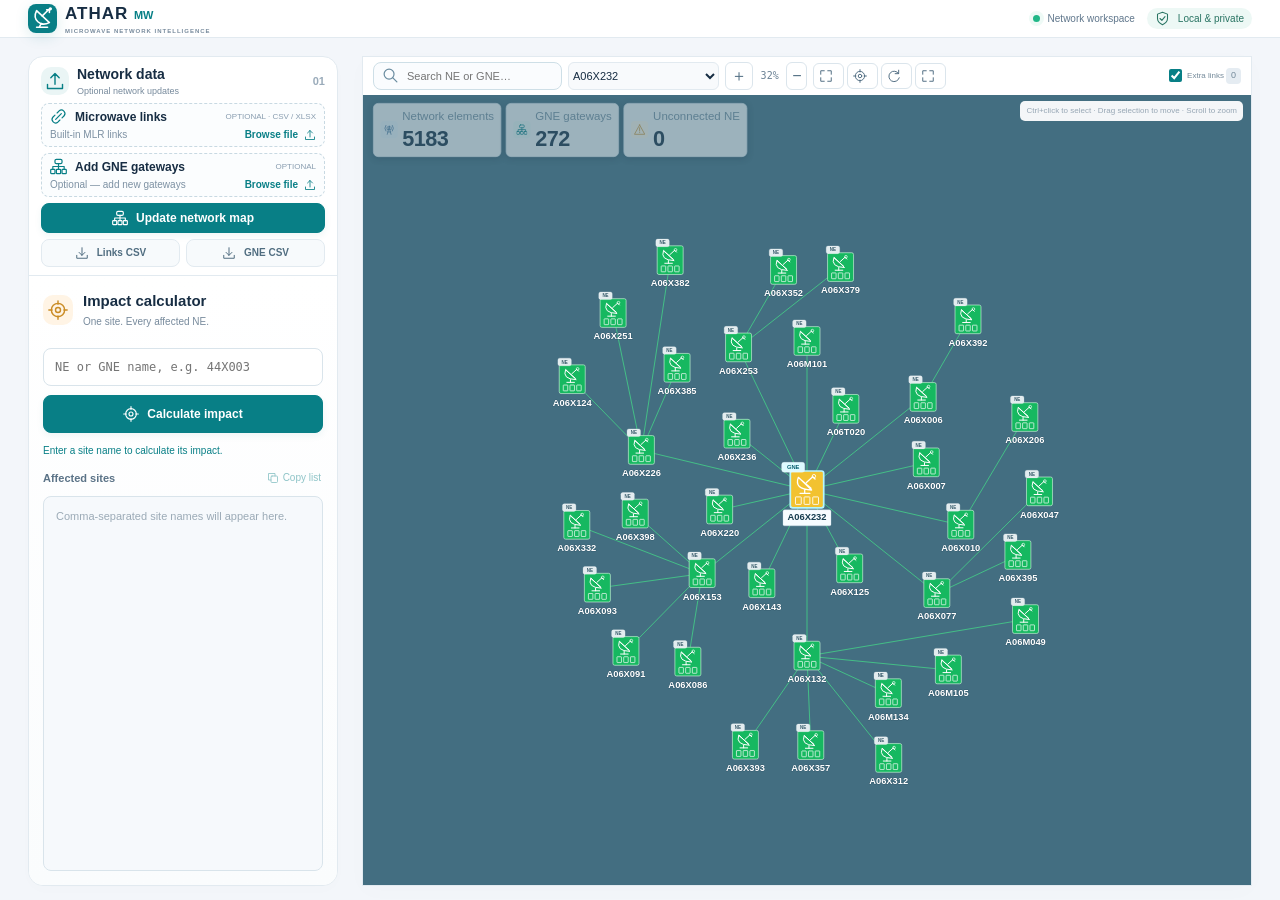
<file: index.html>
<!doctype html>
<html lang="en" dir="ltr">
<head><meta charset="utf-8"><meta name="viewport" content="width=device-width,initial-scale=1"><title>Athar MW | Network topology & impact</title><link rel="stylesheet" href="style.css"></head>
<body>
<svg class="icon-library" xmlns="http://www.w3.org/2000/svg" aria-hidden="true"><defs>
<symbol id="i-dish" viewBox="0 0 24 24"><path d="M5 4c-5 10 4 18 14 13L5 4Z M11 10l7-7m-2 0h3v3M10 18l-2 4m-3 0h12"/><circle cx="20" cy="2" r="1"/></symbol>
<symbol id="i-tower" viewBox="0 0 24 24"><path d="m8 22 4-16 4 16M9 17h6M10 12h4M5 3a10 10 0 0 0 0 12M19 3a10 10 0 0 1 0 12M8 6a6 6 0 0 0 0 6M16 6a6 6 0 0 1 0 6"/><circle cx="12" cy="5" r="1"/></symbol>
<symbol id="i-link" viewBox="0 0 24 24"><path d="m10 7 3-3a5 5 0 0 1 7 7l-3 3M14 17l-3 3a5 5 0 0 1-7-7l3-3m1 6 8-8"/></symbol>
<symbol id="i-gateway" viewBox="0 0 24 24"><rect x="7" y="2" width="10" height="6" rx="2"/><rect x="1" y="16" width="6" height="6" rx="1"/><rect x="9" y="16" width="6" height="6" rx="1"/><rect x="17" y="16" width="6" height="6" rx="1"/><path d="M12 8v8M4 16v-4h16v4"/></symbol>
<symbol id="i-upload" viewBox="0 0 24 24"><path d="M12 16V3m-5 5 5-5 5 5M3 16v5h18v-5"/></symbol>
<symbol id="i-download" viewBox="0 0 24 24"><path d="M12 3v13m-5-5 5 5 5-5M3 16v5h18v-5"/></symbol>
<symbol id="i-search" viewBox="0 0 24 24"><circle cx="10" cy="10" r="7"/><path d="m15 15 6 6"/></symbol>
<symbol id="i-target" viewBox="0 0 24 24"><circle cx="12" cy="12" r="8"/><circle cx="12" cy="12" r="3"/><path d="M12 1v4m0 14v4M1 12h4m14 0h4"/></symbol>
<symbol id="i-shield" viewBox="0 0 24 24"><path d="m12 2 8 3v7c0 6-8 10-8 10S4 18 4 12V5l8-3Z m-4 10 3 3 5-6"/></symbol>
<symbol id="i-copy" viewBox="0 0 24 24"><rect x="8" y="8" width="13" height="13" rx="2"/><path d="M16 8V3H3v13h5"/></symbol>
<symbol id="i-expand" viewBox="0 0 24 24"><path d="M3 9V3h6m6 0h6v6M3 15v6h6m6 0h6v-6"/></symbol>
<symbol id="i-refresh" viewBox="0 0 24 24"><path d="M20 8a9 9 0 1 0 1 7M20 2v6h-6"/></symbol>
<symbol id="i-alert" viewBox="0 0 24 24"><path d="m12 2 11 20H1L12 2Zm0 6v6m0 3v1"/></symbol>
</defs></svg>
<header class="topbar"><div class="brand"><span class="brand-mark"><svg class="icon"><use href="#i-dish"/></svg></span><div>ATHAR <span>MW</span><small>MICROWAVE NETWORK INTELLIGENCE</small></div></div><div class="header-tags"><span class="workspace-tag"><span class="live-dot"></span>Network workspace</span><span class="privacy-tag"><svg class="icon"><use href="#i-shield"/></svg>Local & private</span></div></header>
<main>
<section class="workspace"><aside>
<section class="import-panel"><div class="section-title"><span class="section-icon"><svg class="icon"><use href="#i-upload"/></svg></span><div><h2>Network data</h2><p>Optional network updates</p></div><span class="step-tag">01</span></div>
<label class="upload"><span class="upload-top"><svg class="icon"><use href="#i-link"/></svg><strong>Microwave links</strong><span class="file-type">OPTIONAL · CSV / XLSX</span></span><small id="linksName">Built-in MLR links</small><span class="browse">Browse file <svg class="icon"><use href="#i-upload"/></svg></span><input id="links" type="file" accept=".csv,.txt,.xlsx" aria-label="Upload microwave links"></label>

<label class="upload"><span class="upload-top"><svg class="icon"><use href="#i-gateway"/></svg><strong>Add GNE gateways</strong><span class="file-type">OPTIONAL</span></span><small id="gatesName">Optional — add new gateways</small><span class="browse">Browse file <svg class="icon"><use href="#i-upload"/></svg></span><input id="gates" type="file" accept=".csv,.txt,.xlsx" aria-label="Add GNE gateways (optional)"></label>

<div id="status" hidden role="status" aria-live="polite">Upload your links file to build your network. 272 GNE gateways are already included.</div><button id="load" class="primary"><svg class="icon"><use href="#i-gateway"/></svg>Update network map</button>
<div class="exports"><span class="subheading">CLEANED DATA</span><div class="export-buttons"><button id="downloadLinks" class="secondary" disabled><svg class="icon"><use href="#i-download"/></svg>Links CSV</button><button id="downloadGates" class="secondary" disabled><svg class="icon"><use href="#i-download"/></svg>GNE CSV</button></div></div></section>
<section class="impact-panel"><div class="section-title"><span class="section-icon amber"><svg class="icon"><use href="#i-target"/></svg></span><div><h2>Impact calculator</h2><p>One site. Every affected NE.</p></div></div><form id="impactForm"><input id="impactSite" aria-label="NE or GNE name" placeholder="NE or GNE name, e.g. 44X003" autocomplete="off" disabled><button id="calculateImpact" class="primary" disabled><svg class="icon"><use href="#i-target"/></svg>Calculate impact</button></form><p id="impactSummary" role="status" aria-live="polite">Import your files to get started.</p><div class="result-heading"><label for="impactResult">Affected sites</label><button id="copyImpact" class="text-button" disabled><svg class="icon"><use href="#i-copy"/></svg><span id="copyLabel">Copy list</span></button></div><textarea id="impactResult" readonly rows="7" spellcheck="false" placeholder="Comma-separated site names will appear here."></textarea></section>
</aside><div class="content">

<section class="map-panel" id="mapPanel"><div class="map-heading compact-heading"><svg class="icon"><use href="#i-gateway"/></svg><div class="search-input"><svg class="icon"><use href="#i-search"/></svg><input id="search" type="search" list="siteNames" placeholder="Search NE or GNE…" aria-label="Search NE or GNE" autocomplete="off" disabled></div><datalist id="siteNames"></datalist><select id="gneSelect" aria-label="Displayed gateway" disabled><option value="">Select GNE…</option></select><div class="map-toolbar" role="group" aria-label="Map controls"><div class="zoom-controls"><button id="zoomIn" disabled aria-label="Zoom in">＋</button><output id="zoomLabel" aria-live="polite">100%</output><button id="zoomOut" disabled aria-label="Zoom out">−</button></div><button id="fitMap" title="Fit map" aria-label="Fit map" disabled><svg class="icon"><use href="#i-expand"/></svg>Fit map</button><button id="centerMap" title="GNE at 100%" aria-label="GNE at 100%" disabled><svg class="icon"><use href="#i-target"/></svg>GNE · 100%</button><button id="resetLayout" title="Auto arrange" aria-label="Auto arrange" disabled><svg class="icon"><use href="#i-refresh"/></svg>Auto arrange</button><button id="fullscreen" title="Full screen" aria-label="Full screen" disabled><svg class="icon"><use href="#i-expand"/></svg><span id="fullscreenLabel">Full screen</span></button><label class="extra-toggle"><input id="extraLinks" type="checkbox" checked disabled>Extra links <span id="extraCount">0</span></label></div><p class="sr-only" id="searchStatus" role="status" aria-live="polite">Search any NE or GNE.</p></div><p id="viewSummary" class="sr-only" aria-live="polite"></p>

<div class="map-stage"><div class="canvas-bar"><span class="canvas-hint">Ctrl+click to select · Drag selection to move · Scroll to zoom</span></div><div class="stats" tabindex="0" aria-label="Network statistics"><div><span class="stat-icon"><svg class="icon"><use href="#i-tower"/></svg></span><div><span>Network elements</span><b id="nodesCount">0</b></div><small>NE in your network</small></div><div><span class="stat-icon teal"><svg class="icon"><use href="#i-gateway"/></svg></span><div><span>GNE gateways</span><b id="gatesCount">0</b></div><small>One gateway per NE</small></div><div><span class="stat-icon amber"><svg class="icon"><use href="#i-alert"/></svg></span><div><span>Unconnected NE</span><b id="offlineCount">0</b></div><small>No assigned GNE route</small></div></div><div id="map" class="map"><p class="empty">Your microwave topology starts here.<br><span>Import files, then find a site or select a gateway.</span></p></div></div></section>
</div></section></main>
<script src="vendor/exceljs.min.js"></script><script src="network.js"></script><script src="default-gne.js"></script><script src="default-links.js"></script><script src="radial-layout.js"></script><script src="layout-clearance.js"></script><script src="topology.js"></script><script src="app.js"></script>
</body></html>
</file>
<file: style.css>
:root{--ink:#172d43;--muted:#778a9c;--teal:#087f86;--line:#e2eaf0;--surface:#fff;--bg:#f3f6fa}*{box-sizing:border-box}body{margin:0;background:var(--bg);color:var(--ink);font:14px/1.5 Inter,"Segoe UI",Arial,sans-serif}button,input,select,textarea{font:inherit}button{cursor:pointer}button:disabled{opacity:.45;cursor:default}button:focus-visible,input:focus-visible,select:focus-visible,textarea:focus-visible{outline:3px solid #60c4ce;outline-offset:2px}.icon-library{position:absolute;width:0;height:0;overflow:hidden}.icon{width:20px;height:20px;fill:none;stroke:currentColor;stroke-width:1.7;stroke-linecap:round;stroke-linejoin:round;flex-shrink:0;vertical-align:middle}.topbar{height:86px;background:white;border-bottom:1px solid var(--line);display:flex;align-items:center;justify-content:space-between;padding:0 max(28px,calc((100vw - 1500px)/2))}.brand{display:flex;align-items:center;gap:12px;font-size:23px;font-weight:800;letter-spacing:1px}.brand>div>span{color:var(--teal);font-size:15px;letter-spacing:0}.brand small{display:block;font-size:8px;font-weight:600;letter-spacing:1.7px;color:var(--muted);margin-top:1px}.brand-mark{display:grid;place-items:center;width:44px;height:44px;border-radius:12px;background:var(--teal);color:white;box-shadow:0 4px 14px #087f8624}.brand-mark .icon{width:29px;height:29px}.header-tags{display:flex;gap:22px;align-items:center;font-size:12px;color:#60778c}.workspace-tag,.privacy-tag{display:flex;gap:8px;align-items:center}.privacy-tag{padding:7px 11px;background:#edf8f5;color:#297463;border-radius:20px}.privacy-tag .icon{width:15px;height:15px}.live-dot{width:7px;height:7px;background:#21b787;border-radius:50%;box-shadow:0 0 0 4px #22b78713}main{max-width:1556px;margin:auto;padding:30px 28px 44px}.intro{display:flex;align-items:center;justify-content:space-between;margin-bottom:26px}.eyebrow{font-size:10px;letter-spacing:1.6px;font-weight:750;color:var(--teal);margin:0 0 9px}.intro h1{font-size:29px;letter-spacing:-.8px;line-height:1.3;margin:0 0 8px;font-weight:750}.intro h1 span{font-weight:450;color:#577083}.intro p:last-child{font-size:13px;color:var(--muted);margin:0}.intro-art{display:flex;align-items:center;color:#82aab4;padding:12px 24px}.intro-art>.icon{width:42px;height:42px}.intro-art .dish-art{color:var(--teal);width:48px;height:48px}.signal-line{width:50px;height:1px;border-top:2px dotted #c4d9df;margin:0 18px}.workspace{display:grid;grid-template-columns:310px minmax(0,1fr);gap:24px;align-items:start}.workspace>*{min-width:0}aside{background:white;border:1px solid var(--line);border-radius:15px;box-shadow:0 4px 16px #17324e03;overflow:hidden}.import-panel,.impact-panel{padding:23px}.section-title{display:flex;align-items:center;gap:10px;margin-bottom:20px}.section-icon{display:grid;place-items:center;width:37px;height:37px;border-radius:10px;background:#eaf5f5;color:var(--teal)}.section-icon.amber{background:#fff4e5;color:#ca8c25}.section-title h2{font-size:15px;margin:0 0 2px}.section-title p{font-size:11px;color:var(--muted);margin:0}.step-tag{margin-left:auto;font-size:11px;font-weight:650;color:#9aabba}.upload{position:relative;display:block;padding:13px;border:1px dashed #c8d9e2;border-radius:10px;margin:11px 0;background:#fbfdfe;cursor:pointer;transition:border-color .15s,background .15s}.upload:hover{border-color:var(--teal);background:#f1faf9}.upload-top{display:flex;gap:8px;align-items:center;font-size:12px}.upload-top>.icon{width:17px;height:17px;color:var(--teal)}.file-type{font-size:8px;color:#899daf;margin-left:auto}.upload small{display:block;color:#7d91a3;font-size:10px;white-space:nowrap;overflow:hidden;text-overflow:ellipsis;margin:8px 0}.browse{font-size:10px;color:var(--teal);display:flex;gap:6px;align-items:center;font-weight:600}.browse .icon{width:12px;height:12px}.upload input{position:absolute;inset:0;width:100%;height:100%;opacity:0;cursor:pointer}.upload:focus-within{outline:2px solid #60c4ce}.hint{font-size:10px;color:#8a9ba9;line-height:1.75;margin:12px 0}.primary,.secondary{border-radius:8px;display:flex;gap:8px;align-items:center;justify-content:center;font-weight:600;transition:background .15s}.primary{border:1px solid var(--teal);background:var(--teal);color:white;width:100%;padding:11px;margin-top:12px;font-size:12px;box-shadow:0 3px 7px #087f8612}.primary:hover:enabled{background:#096e75}.primary .icon{width:16px;height:16px}.subheading{font-size:8px;letter-spacing:1.3px;color:#91a0ae;font-weight:750}.exports{margin-top:18px}.export-buttons{display:flex;gap:8px;margin-top:7px}.secondary{flex:1;padding:9px 5px;border:1px solid var(--line);background:#f7fafc;color:#506d80;font-size:10px}.secondary .icon{width:14px;height:14px}.impact-panel{border-top:1px solid var(--line);background:linear-gradient(180deg,#fff,#fafcfd)}.impact-panel label,.gateway-controls label,.site-finder>label{display:block;color:#5b7387;font-size:11px;font-weight:600}.impact-panel input,.impact-panel textarea,.gateway-controls input,.gateway-controls select{display:block;width:100%;padding:10px 12px;border:1px solid #d9e4eb;border-radius:8px;background:#fff;color:var(--ink);margin-top:7px;font-size:12px}.impact-panel input{font-family:Consolas,monospace}.impact-panel textarea{resize:vertical;min-height:145px;font:12px/1.8 Consolas,monospace;overflow-wrap:anywhere;background:#f6f9fc;margin-top:9px}.impact-panel textarea::placeholder{font:11px/1.7 "Segoe UI",Arial,sans-serif;color:#9baab6}#impactSummary{color:var(--teal);font-size:11px;line-height:1.7;margin:14px 0}.result-heading{display:flex;justify-content:space-between;gap:8px;align-items:center}.text-button{border:0;background:none;color:var(--teal);font-size:10px;display:flex;gap:4px;align-items:center;padding:2px}.text-button .icon{width:12px;height:12px}#status{border:1px solid #dbecee;border-radius:9px;background:#eaf5f5;color:#51818a;font-size:11px;line-height:1.8;padding:10px 14px}.stats{display:grid;grid-template-columns:repeat(3,minmax(0,1fr));gap:14px;margin:16px 0 21px}.stats>div{position:relative;background:white;border:1px solid var(--line);border-radius:12px;padding:17px;display:flex;align-items:center;gap:13px;flex-wrap:wrap;box-shadow:0 3px 12px #17324e02}.stat-icon{display:grid;place-items:center;width:42px;height:42px;color:#537ea2;background:#edf3fa;border-radius:12px}.stat-icon .icon{width:23px;height:23px}.stat-icon.teal{color:var(--teal);background:#eaf6f4}.stat-icon.amber{color:#d09638;background:#fff6e9}.stats>div>div>span{display:block;font-size:11px;color:#7890a1}.stats b{display:block;font-size:28px;line-height:1.2;letter-spacing:-.7px;margin-top:2px}.stats small{font-size:9px;width:100%;color:#a0aeb9;border-top:1px solid #f0f4f7;padding-top:9px}.map-panel{background:#fff;border:1px solid var(--line);border-radius:15px;overflow:hidden;box-shadow:0 5px 22px #193e5704}.map-heading{display:flex;gap:24px;align-items:flex-start;justify-content:space-between;padding:22px 23px 16px}.map-heading h2{margin:0;display:flex;align-items:center;gap:8px;font-size:18px}.map-heading h2 .icon{color:var(--teal);width:20px;height:20px}.map-heading .eyebrow{font-size:8px;letter-spacing:1.4px;margin-bottom:7px}.map-heading p:not(.eyebrow){color:#8a9baa;font-size:10px;margin:7px 0 0;max-width:330px}.site-finder{width:320px;flex-shrink:0}.site-finder>label{font-size:10px}.search-input{display:flex;align-items:center;gap:8px;border:1px solid #cedfe7;border-radius:8px;padding:0 11px;background:#fafcfe;margin-top:7px}.search-input>.icon{color:#6a8ca0;width:17px;height:17px}.search-input input{width:100%;min-width:0;padding:10px 0;border:0;background:none;font-size:11px;color:var(--ink);outline:none}.search-input:focus-within{border-color:#3ba8ae;box-shadow:0 0 0 3px #087f8610}.map-heading #searchStatus{font-size:9px;line-height:1.6;min-height:29px;color:#5a8994}.gateway-controls{display:flex;gap:14px;padding:0 23px 12px}.gateway-controls label{flex:1;min-width:0;font-size:10px}.gateway-controls input,.gateway-controls select{background:#f8fafc;font-size:11px;margin-top:5px;padding:9px 10px}.view-summary{padding:0 23px;font-size:10px;color:#7b91a2;margin:0 0 13px}.map-toolbar{display:flex;align-items:center;gap:7px;padding:12px 20px;background:#f7f9fc;border-top:1px solid var(--line);border-bottom:1px solid var(--line);flex-wrap:wrap}.map-toolbar button{display:flex;gap:5px;align-items:center;padding:8px 10px;border:1px solid #dbe5ec;border-radius:6px;background:#fff;font-size:10px;color:#537084;white-space:nowrap}.map-toolbar button .icon{width:13px;height:13px}.map-toolbar button:hover:enabled{border-color:#65b7bd;color:var(--teal)}.zoom-controls{display:flex;gap:5px;align-items:center;margin-right:3px}.zoom-controls button{font-size:16px;line-height:1;padding:6px 9px}.zoom-controls output{font:10px Consolas,monospace;min-width:33px;text-align:center;color:#6a8194}.extra-toggle{margin-left:auto;display:flex;align-items:center;gap:5px;font-size:10px;color:#748a9a;white-space:nowrap}.extra-toggle input{accent-color:var(--teal)}#extraCount{border-radius:4px;background:#e5ecf2;font-size:9px;padding:1px 5px}.canvas-bar{display:flex;align-items:center;justify-content:space-between;padding:12px 21px;gap:10px;flex-wrap:wrap}.legend{display:flex;gap:14px;font-size:9px}.gne{color:#078b9c}.online{color:#19ae67}.found{color:#b99323}.canvas-hint{font-size:8px;color:#96a6b4}.map{height:650px;position:relative;overflow:hidden;background-color:#436e81;background-image:radial-gradient(#6e95a5 .7px,transparent .7px);background-size:24px 24px;touch-action:none;cursor:grab;user-select:none}.map:active{cursor:grabbing}.map svg{display:block;width:100%;height:100%}.map .empty{position:absolute;top:43%;width:100%;margin:0;text-align:center;color:#edf7fb;font-size:16px;font-weight:500;padding:20px}.map .empty span{display:block;color:#a9c7d3;font-size:11px;margin-top:9px}.map text{font-family:Arial,sans-serif}.map .node-name{font-size:29.25px}.map .node-type{font-size:10px}.map .network-node{cursor:grab;outline:none}.map .network-node:focus .node-label-bg{stroke:#fff17d;stroke-width:3px}.map .network-node:hover .node-label-bg{fill:#fff9cc}.topology-layer,.topology-nodes,.topology-edges{cursor:inherit!important}.tree-link,.extra-link{pointer-events:stroke}.map-panel:fullscreen{background:white;display:flex;flex-direction:column;border-radius:0;overflow:auto}.map-panel:fullscreen .map{flex:1;min-height:300px;height:auto}.map-panel:fullscreen .map-heading{padding-top:14px}.map-panel:fullscreen .gateway-controls{padding-block:4px}@media(min-width:1450px){.workspace{grid-template-columns:325px minmax(0,1fr)}}@media(max-width:1150px){.map-heading{flex-direction:column;gap:16px}.site-finder{width:100%}.map-heading p:not(.eyebrow){max-width:none}.intro-art{display:none}.canvas-hint{display:none}.extra-toggle{margin-left:0}}@media(max-width:850px){.workspace{grid-template-columns:minmax(0,1fr)}aside{display:grid;grid-template-columns:1fr 1fr}.impact-panel{border-top:0;border-left:1px solid var(--line)}.intro h1{font-size:25px}.topbar{padding:0 22px}main{padding:24px 20px}.privacy-tag{display:none}.map-heading{flex-direction:row}.site-finder{width:300px}.map{height:560px}}@media(max-width:600px){.topbar{height:74px;padding:0 18px}.brand{font-size:20px}.brand small{font-size:7px;letter-spacing:1px}.workspace-tag{font-size:0}.brand-mark{width:38px;height:38px}.intro h1{font-size:25px}.intro h1 span{display:block}.intro>div>p:last-child{font-size:11px}.eyebrow{font-size:8px}.intro{margin-bottom:22px}main{padding:22px 14px}aside{display:block}.impact-panel{border-left:0;border-top:1px solid var(--line)}.import-panel,.impact-panel{padding:20px}.stats{gap:7px;margin-top:13px}.stats>div{padding:12px 9px;gap:8px}.stat-icon{width:28px;height:28px;border-radius:8px}.stat-icon .icon{width:17px;height:17px}.stats>div>div>span{font-size:8px}.stats b{font-size:22px}.stats small{font-size:8px}.map-heading{flex-direction:column;padding:20px 16px;gap:16px}.site-finder{width:100%}.gateway-controls{padding:0 16px 12px;gap:10px}.map-toolbar{padding:10px;gap:6px}.map-toolbar button{padding:8px;font-size:9px}.map-toolbar button .icon{width:11px;height:11px}.extra-toggle{font-size:9px}.canvas-bar{padding:10px 13px}.legend{font-size:8px;gap:9px}.map{height:520px}.map-panel:fullscreen .map-heading>div:first-child,.map-panel:fullscreen .canvas-bar{display:none}}
/* Compact explorer and map overlays. */
main{padding-top:18px}.sr-only{position:absolute;width:1px;height:1px;padding:0;overflow:hidden;clip-path:inset(50%);white-space:nowrap}.map-panel .compact-heading{height:1cm;min-height:38px;display:flex;flex-direction:row;align-items:center;gap:8px;padding:3px 10px}.compact-heading>.icon{color:var(--teal);width:18px}.compact-heading .search-input{margin:0;flex:1;min-width:100px;padding:0 8px}.compact-heading .search-input input{padding:5px 0;font-size:12px}.compact-heading select{max-width:155px;min-width:90px;height:28px;border:1px solid var(--line);border-radius:6px;background:#f8fafc;color:var(--ink);font-size:11px}.map-heading #searchStatus{margin:0;min-height:0;max-width:220px;font-size:9px;overflow:hidden;text-overflow:ellipsis;white-space:nowrap}.map-toolbar{padding:5px 10px;gap:5px}.map-toolbar button{padding:5px 7px}.canvas-bar{padding:5px 12px}.map-stage{position:relative}.map-stage .stats{position:absolute;z-index:2;top:10px;left:10px;display:flex;gap:6px;margin:0;pointer-events:none}.map-stage .stats>div{border-radius:7px;padding:6px 9px;gap:6px;box-shadow:0 2px 8px #1235;background:#fffffff0;flex-wrap:nowrap}.map-stage .stats small{display:none}.map-stage .stats .stat-icon{width:23px;height:23px;border-radius:5px}.map-stage .stats .stat-icon .icon{width:15px;height:15px}.map-stage .stats b{font-size:17px;margin:0}.map-stage .stats>div>div>span{font-size:9px}.map{height:calc(100vh - 250px);min-height:520px}.impacted-key{color:#87929d}.network-node.impacted .node-label-bg{stroke:#ffe778;stroke-width:3px;fill:#edf0f3}.map-panel:fullscreen .map-stage{flex:1;min-height:0;display:flex;flex-direction:column}.map-panel:fullscreen .map{flex:1;min-height:300px;height:auto}@media(max-width:600px){.compact-heading #searchStatus{display:none}.map-panel .compact-heading{padding:3px 6px}.compact-heading select{max-width:105px}.map-stage .stats{gap:4px;left:6px;top:6px}.map-stage .stats>div{padding:5px;gap:4px}.map-stage .stats .stat-icon{display:none}.map-stage .stats>div>div>span{font-size:8px}.map-stage .stats b{font-size:15px}.map{height:65vh;min-height:460px}}
/* One compact control row; all map information overlays the canvas. */
.map-panel .compact-heading{justify-content:flex-start;gap:6px}.compact-heading .search-input{flex:0 0 3cm;width:3cm;min-width:0}.compact-heading .search-input input{font-size:11px}.compact-heading select{width:120px;min-width:80px}.compact-heading .map-toolbar{flex:1;min-width:0;border:0;padding:0;background:none;flex-wrap:nowrap;gap:5px}.compact-heading #searchStatus{position:absolute;width:1px;height:1px;min-height:0;margin:0;overflow:hidden;clip-path:inset(50%)}.map-stage .canvas-bar{position:absolute;z-index:3;top:6px;left:8px;right:8px;padding:0;pointer-events:none}.canvas-bar .legend,.canvas-bar .canvas-hint{background:#fffffff0;border-radius:5px;padding:4px 6px}.map-stage .stats{top:37px}.map{height:calc(100vh - 155px)}.map-panel:fullscreen .canvas-bar{display:flex}.map-panel:fullscreen .compact-heading{padding:3px 10px}#status[hidden]{display:none}@media(max-width:1450px){.compact-heading .map-toolbar button{font-size:0;padding:5px}.compact-heading .map-toolbar button .icon{width:14px;height:14px}.compact-heading .zoom-controls button{font-size:16px}.compact-heading .extra-toggle{font-size:9px;gap:2px}.compact-heading .zoom-controls{gap:2px}.compact-heading>.icon{display:none}}@media(max-width:600px){.map-panel .compact-heading{height:auto;min-height:38px;flex-wrap:wrap;gap:5px}.compact-heading .map-toolbar{flex-basis:100%;padding-bottom:3px}.compact-heading select{margin-left:auto}.map-stage .canvas-bar{left:6px;right:6px}.canvas-bar .legend{gap:7px;font-size:8px}.map-stage .stats{top:35px}}
/* Square canvas with a compact, aligned workspace. */
.topbar{height:1cm;padding:0 max(18px,calc((100vw - 1500px)/2))}.brand{font-size:17px;gap:8px}.brand-mark{width:29px;height:29px;border-radius:8px}.brand-mark .icon{width:22px;height:22px}.brand small{font-size:6px;letter-spacing:1px}.brand>div>span{font-size:11px}.header-tags{font-size:10px;gap:12px}.privacy-tag{padding:3px 8px}.compact-heading .search-input{width:4cm;flex:0 0 4cm}.compact-heading select{width:4cm;max-width:4cm;flex:0 0 4cm}.map-stage{aspect-ratio:1;width:100%;min-height:0}.map-stage .map{position:absolute;inset:0;width:100%;height:100%;min-height:0}.map-stage .stats{top:8px;transform:scale(.75);transform-origin:top left;opacity:.5;pointer-events:auto;transition:opacity .15s}.map-stage .stats:hover,.map-stage .stats:focus-within{opacity:1}.workspace{align-items:stretch}.workspace>aside{contain:size;min-height:0;display:flex;flex-direction:column;overflow:auto}.import-panel,.impact-panel{padding:14px}.section-title{margin-bottom:12px}.section-title p{font-size:10px}.section-icon{width:30px;height:30px}.upload{padding:9px;margin:8px 0}.upload small{margin:5px 0}.hint{font-size:9px;margin:8px 0}.primary{padding:9px;margin-top:9px}.exports{margin-top:10px}.impact-panel{display:flex;flex-direction:column;flex:1;min-height:300px}.impact-panel textarea{flex:1;min-height:80px;resize:none}.impact-panel input{padding:9px 11px}#impactSummary{margin:9px 0;font-size:10px}.map-panel:fullscreen .map-stage{aspect-ratio:auto;flex:1}.map-panel:fullscreen .map-stage .map{position:absolute;height:100%;min-height:0}@media(max-width:1450px){.compact-heading .map-toolbar{gap:3px}.compact-heading .extra-toggle{font-size:8px}.compact-heading .zoom-controls output{min-width:29px}}@media(max-width:850px){.workspace>aside{contain:none;display:grid;overflow:visible}.impact-panel{min-height:300px}.import-panel,.impact-panel{padding:14px}}@media(max-width:600px){.workspace>aside{display:flex}.topbar{height:1cm}.compact-heading select{max-width:4cm;min-width:0}.map-panel .compact-heading{column-gap:5px}.compact-heading>.search-input,.compact-heading select{flex:0 1 4cm;min-width:0}.map-stage .stats{transform:scale(.75)}.map-panel:fullscreen .map-stage{aspect-ratio:auto}}
.map-stage .canvas-bar{justify-content:flex-end}
/* Explicit square sizing and enlarged gateway indicators. */
.compact-heading .search-input{width:5cm;flex:0 0 5cm}.map-stage{height:0;padding-bottom:100%;aspect-ratio:auto;flex:none}.map-stage .map{height:100%;border-radius:0}.map-stage .stats>div>div>span{font-size:15.3px}.map-stage .stats b{font-size:28.9px}.map-panel:fullscreen .map-stage{height:auto;padding-bottom:0;flex:1}.map-panel{border-radius:0}@media(max-width:600px){.compact-heading>.search-input{width:5cm;flex:0 1 5cm}.compact-heading select{width:4cm;flex:0 1 4cm}.map-stage .stats>div>div>span{font-size:13.6px}.map-stage .stats b{font-size:25.5px}}

/* Red search/impact outlines; NE names have no background in any state. */
.map .network-node:not(.gateway-node) .node-label-bg{fill:none!important;stroke:none!important}.map .network-node:not(.gateway-node) .node-name{fill:#fff;stroke:#294d60;stroke-width:2px;paint-order:stroke fill;stroke-linejoin:round}.map .gateway-node.impacted .node-label-bg,.map .gateway-node.highlighted .node-label-bg,.map .network-node:focus .node-label-bg{stroke:#ff3038}.map .highlighted .device-icon>rect:first-child,.map .impacted .device-icon>rect:first-child{stroke:#ff3038;stroke-width:5px}

.map .network-node:hover .device-icon>rect:first-child{fill:#075b38}.map .selected .device-icon>rect:first-child{stroke:#ff3038;stroke-width:5px}.map .gateway-node.selected .node-label-bg{stroke:#ff3038}
.map .node-label-bg{pointer-events:all}
/* Fill the browser height instead of forcing a square canvas. */
.map-stage{height:min(70dvh,650px);padding-bottom:0;aspect-ratio:auto;min-height:300px}
@media(min-width:851px){body{height:100vh;height:100dvh;overflow:hidden;display:flex;flex-direction:column}.topbar{flex:0 0 1cm}main{width:100%;flex:1;min-height:0;padding:18px 28px 14px;display:flex}.workspace{width:100%;min-height:0;flex:1}.content{min-height:0;display:flex;flex-direction:column}.map-panel{flex:1;min-height:0;display:flex;flex-direction:column}.map-panel .compact-heading{flex:0 0 auto}.map-stage{height:auto;min-height:0;flex:1}.workspace>aside{min-height:0;overflow:auto}}
.map-panel:fullscreen .map-stage{height:auto;min-height:0;padding-bottom:0;flex:1}
@media(min-width:851px) and (max-width:1100px){.map-panel .compact-heading{height:auto;flex-wrap:wrap;padding-block:4px}.compact-heading .map-toolbar{flex-basis:100%;flex-wrap:wrap;padding-bottom:2px}}
@media(min-width:851px){main{max-width:none}.topbar{padding-inline:28px}}
/* Compact file uploads so the impact calculator starts higher. */
.import-panel{padding:8px 12px;flex-shrink:0}
.import-panel .section-title{margin-bottom:4px;gap:8px}
.import-panel .section-icon{width:28px;height:28px}
.import-panel .section-title h2{font-size:14px;line-height:18px}
.import-panel .section-title p{font-size:9px;line-height:12px}
.import-panel .upload{display:grid;grid-template-columns:minmax(0,1fr) auto;gap:2px 8px;padding:4px 8px;margin:6px 0;border-radius:8px}
.import-panel .upload-top{grid-column:1/-1;font-size:12px;line-height:18px}
.import-panel .upload small{min-width:0;margin:0;font-size:10px;line-height:14px}
.import-panel .browse{line-height:14px;white-space:nowrap}
.import-panel .primary{min-height:30px;padding:5px 8px;margin-top:6px;line-height:18px}
.import-panel .exports{margin-top:6px}
.import-panel .exports>.subheading{position:absolute;width:1px;height:1px;overflow:hidden;clip-path:inset(50%)}
.import-panel .export-buttons{margin-top:0;gap:6px}
.import-panel .secondary{min-height:28px;padding:5px;line-height:16px}
</file>
